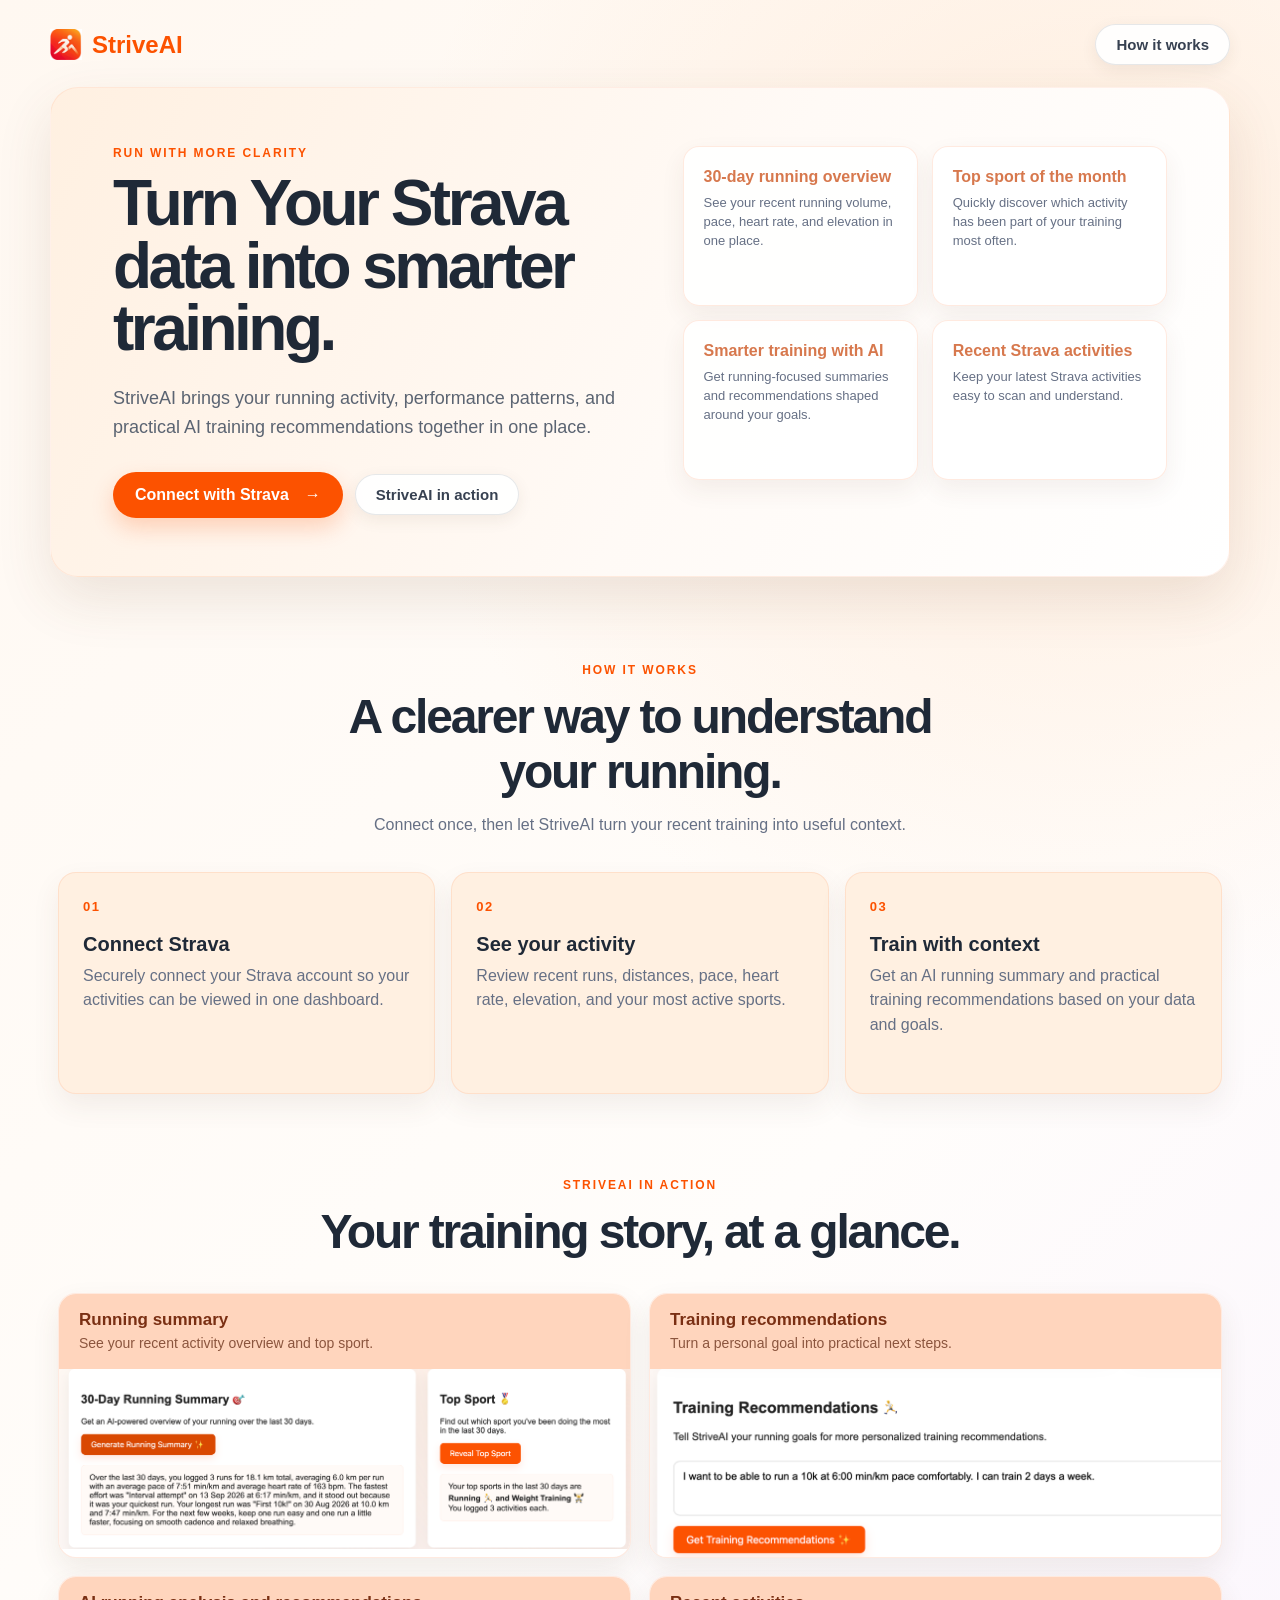
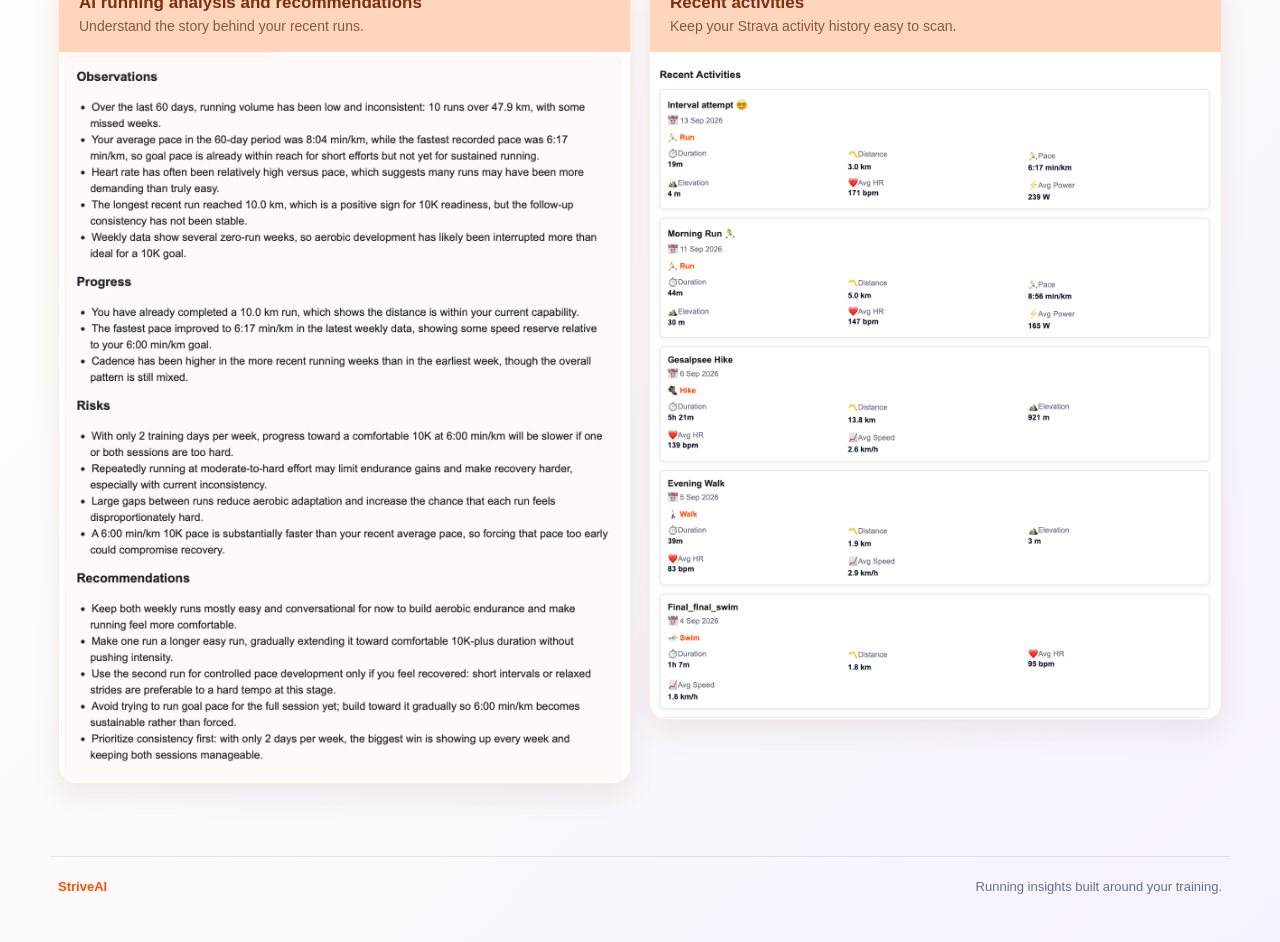
<file: frontend/index.html>
<!DOCTYPE html>
<html lang="en">

<head>
    <meta charset="UTF-8">
    <meta name="viewport" content="width=device-width, initial-scale=1.0">

    <title>StriveAI - Running insights for every run</title>

    <link rel="icon" type="image/png" href="striveAI.png?v=1">
    <link rel="apple-touch-icon" href="striveAI.png?v=1">
    <link rel="stylesheet" href="css/styles.css">
</head>

<body class="landing-page">
    <main class="landing-shell">
        <nav class="landing-nav" aria-label="Main navigation">
            <a class="landing-brand" href="/" aria-label="StriveAI home">
                <img src="striveAI.png" alt="" aria-hidden="true">
                <span>StriveAI</span>
            </a>

            <a class="how-it-works-link" href="#how-it-works">
                How it works
            </a>
        </nav>

        <section class="landing-hero" aria-labelledby="landing-title">
            <div class="hero-copy">
                <p class="hero-eyebrow">RUN WITH MORE CLARITY</p>
                <h1 id="landing-title">
                    Turn Your Strava<br>
                    data into smarter<br>
                    training.
                </h1>
                <p class="hero-description">
                    StriveAI brings your running activity, performance patterns,
                    and practical AI training recommendations together in one place.
                </p>

                <div class="hero-actions">
                    <button id="login-button" type="button">
                        Connect with Strava <span aria-hidden="true">→</span>
                    </button>
                    <a class="hero-secondary-action" href="#gallery">
                        StriveAI in action
                    </a>
                </div>
            </div>

            <div class="landing-features" aria-label="StriveAI features">
                <article class="landing-feature-card">
                    <h2>30-day running overview</h2>
                    <p>See your recent running volume, pace, heart rate, and elevation in one place.</p>
                </article>

                <article class="landing-feature-card">
                    <h2>Top sport of the month</h2>
                    <p>Quickly discover which activity has been part of your training most often.</p>
                </article>

                <article class="landing-feature-card">
                    <h2>Smarter training with AI</h2>
                    <p>Get running-focused summaries and recommendations shaped around your goals.</p>
                </article>

                <article class="landing-feature-card">
                    <h2>Recent Strava activities</h2>
                    <p>Keep your latest Strava activities easy to scan and understand.</p>
                </article>
            </div>
        </section>

        <section id="how-it-works" class="how-it-works-section" aria-labelledby="how-it-works-title">
            <div class="section-heading">
                <p class="section-kicker">HOW IT WORKS</p>
                <h2 id="how-it-works-title">A clearer way to understand your running.</h2>
                <p>
                    Connect once, then let StriveAI turn your recent training into useful context.
                </p>
            </div>

            <div class="how-it-works-grid">
                <article class="how-it-works-step">
                    <span class="step-number">01</span>
                    <h3>Connect Strava</h3>
                    <p>Securely connect your Strava account so your activities can be viewed in one dashboard.</p>
                </article>

                <article class="how-it-works-step">
                    <span class="step-number">02</span>
                    <h3>See your activity</h3>
                    <p>Review recent runs, distances, pace, heart rate, elevation, and your most active sports.</p>
                </article>

                <article class="how-it-works-step">
                    <span class="step-number">03</span>
                    <h3>Train with context</h3>
                    <p>Get an AI running summary and practical training recommendations based on your data and goals.</p>
                </article>
            </div>
        </section>

        <section id="gallery" class="gallery-section" aria-labelledby="gallery-title">
            <div class="section-heading gallery-heading">
                <p class="section-kicker">STRIVEAI IN ACTION</p>
                <h2 id="gallery-title">Your training story, at a glance.</h2>
            </div>

            <div class="gallery-grid">
                <figure class="gallery-card">
                    <figcaption>
                        <strong>Running summary</strong>
                        <span>See your recent activity overview and top sport.</span>
                    </figcaption>
                    <img src="images/summary_top_sport.png" alt="StriveAI running summary and top sport view">
                </figure>

                <figure class="gallery-card">
                    <figcaption>
                        <strong>Training recommendations</strong>
                        <span>Turn a personal goal into practical next steps.</span>
                    </figcaption>
                    <img src="images/coach.png" alt="StriveAI training recommendations view">
                </figure>

                <figure class="gallery-card">
                    <figcaption>
                        <strong>AI running analysis and recommendations</strong>
                        <span>Understand the story behind your recent runs.</span>
                    </figcaption>
                    <img src="images/ai_analysis.png" alt="StriveAI AI running analysis view">
                </figure>

                <figure class="gallery-card">
                    <figcaption>
                        <strong>Recent activities</strong>
                        <span>Keep your Strava activity history easy to scan.</span>
                    </figcaption>
                    <img src="images/recent_activities.png" alt="StriveAI recent activities list">
                </figure>
            </div>
        </section>

        <footer class="landing-footer">
            <span>StriveAI</span>
            <span>Running insights built around your training.</span>
        </footer>
    </main>

    <script src="js/login.js"></script>
</body>

</html>
</file>
<file: frontend/css/styles.css>
/* ===========================
   GLOBAL STYLES
=========================== */

body {

    margin: 0;

    font-family: Arial, Helvetica, sans-serif;

    background: #f5f7fa;

    color: #222;

}


/* ===========================
   MAIN CONTAINER
=========================== */

.container {

    width: 80%;

    max-width: 1400px;

    margin: 40px auto;

    padding: 20px;

    box-sizing: border-box;


}




/* ===========================
   PAGE HEADER
=========================== */

header {

    text-align: center;

    margin-bottom: 40px;

}

header h1 {

    font-size: 42px;

    margin-bottom: 10px;

}

header p {

    color: #666;

}



/* ===========================
   CARDS
=========================== */

.card {

    background: white;

    padding: 24px;

    margin-bottom: 24px;

    border-radius: 12px;

    box-shadow: 0 4px 12px rgba(0,0,0,0.08);

}

.top-sport-card{

    background: white;

    padding: 24px;

    margin-bottom: 24px;

    border-radius: 12px;

    box-shadow: 0 4px 12px rgba(0,0,0,0.08);


}

.ai-coach-card{

    background: white;

    padding: 24px;

    margin-bottom: 24px;

    border-radius: 12px;

    box-shadow: 0 4px 12px rgba(0,0,0,0.08);

}

.ai-summary-top-sport{

    display :flex;
    gap : 24px;
}

.ai-coach-card {

    flex: 6.5;

}

.top-sport-card {

    flex: 3.5;

}


/* ===========================
   BUTTONS
=========================== */

button {

    background: #fc5200;

    color: white;

    border: none;

    padding: 12px 20px;

    border-radius: 8px;

    font-size: 16px;

    cursor: pointer;

}

button:hover {

    background: #d94800;

}


/* ===========================
   SUMMARY BOX
=========================== */

#summary-box {

    margin-top: 20px;

    padding: 16px;

    background: #f8f8f8;

    border-radius: 8px;

}

.loading-state {
    display: inline-flex;
    align-items: center;
    gap: 10px;
}

.loading-spinner {
    display: inline-block;
    width: 16px;
    height: 16px;
    border: 3px solid rgba(252, 82, 0, 0.22);
    border-top-color: #fc5200;
    border-radius: 50%;
    animation: spin 0.8s linear infinite;
}

@keyframes spin {
    to {
        transform: rotate(360deg);
    }
}
/* ===========================
   TOP SPORT SECTION
=========================== */

#top-sport-section{

    margin-top: 20px;

    padding: 16px;

    background: #f8f8f8;

    border-radius: 8px;
}
/* ===========================
   PERSONALIZED COACHING SECTION
=========================== */

textarea {
    width: 100%;
    box-sizing: border-box;
    padding: 14px;
    margin: 12px 0;
    border: 1px solid #d5d5d5;
    border-radius: 10px;
    font: inherit;
    resize: vertical;
}

textarea::placeholder {
    color: #888;
}

#coaching-box {
    display: block !important;

    width: 820px !important;
    max-width: 100% !important;

    height: auto !important;
    min-height: 0 !important;

    margin-top: 16px;
    margin-left: 0 !important;
    margin-right: 0 !important;

    padding: 16px !important;

    box-sizing: border-box;
    background: #f6f6f6;
    border-radius: 8px;

    text-align: left !important;
    line-height: 1.5;
    white-space: normal;
}

#coaching-box h3 {
    margin-top: 0;
    text-align: left;
}

#coaching-box ul {
    padding-left: 20px;
    text-align: left;
}

/* ===========================
   DASHBOARD PROFILE CONTROL
=========================== */

.dashboard-header {
    position: relative;
    display: grid;
    grid-template-columns: 1fr auto 1fr;
    align-items: center;
    gap: 24px;
}

.dashboard-brand {
    grid-column: 2;
    text-align: center;
}

.dashboard-brand h1,
.dashboard-brand p {
    margin-left: 0;
    margin-right: 0;
}

.profile-control {
    position: relative;
    grid-column: 3;
    justify-self: end;
    flex-shrink: 0;
}

/*#profile-button {
    background: #fc5200;
    color: #ffffff;
    border: 1px solid #ddd;
    border-radius: 8px;
    padding: 10px 16px;
    cursor: pointer;
    font-size: 16px;
}

#profile-button:hover {
    background: #f4f4f4;
}*/

.profile-menu {
    position: absolute;
    right: 0;
    top: calc(100% + 8px);
    min-width: 130px;
    background: white;
    border: 1px solid #ddd;
    border-radius: 8px;
    padding: 8px;
    box-shadow: 0 4px 12px rgba(0, 0, 0, 0.12);
    z-index: 10;
}

#logout-button {
    width: 100%;
    background: transparent;
    color: #222;
    text-align: left;
    padding: 10px;
    border-radius: 6px;
    cursor: pointer;
}

#logout-button:hover {
    background: #f2f2f2;
}


/* ===========================
   RECENT ACTIVITIES
=========================== */

#activities-list {
    display: flex;
    flex-direction: column;
    gap: 20px;
}


.activity-card {
    background: white;

    padding: 17px;

    border-radius: 10px;

    border: 1px solid #e5e7eb;

    box-shadow: 0 3px 9px rgba(0, 0, 0, 0.06);
}


.activity-card h3 {
    margin: 0 0 6px 0;
    font-size: 21px;
}


.activity-date {
    margin: 0 0 10px 0;
    color: #6b7280;
    font-size: 14px;
}

.activity-type {

    display: inline-block;

    margin-bottom: 14px;

    font-weight: bold;

    color: #fc5200;
}


.activity-metrics {

    display: grid;

    grid-template-columns:
        repeat(3, 1fr);

    gap: 16px;
}


.activity-metric {

    display: flex;

    flex-direction: column;

    gap: 4px;
}


.activity-metric strong {

    font-size: 16px;

    color: #111827;
}


.activity-metric span {

    font-size: 10px;

    color: #6b7280;
}


#activities-footer {

    margin-top: 20px;

    padding: 16px;

    text-align: center;

    color: #6b7280;

    background: #f8fafc;

    border-radius: 8px;

    font-size: 15px;
}


/* ===========================
   MOBILE
=========================== */

@media (max-width: 700px) {

    .dashboard-header {
        grid-template-columns: 1fr auto;
        align-items: center;
    }

    .dashboard-brand {
        grid-column: 1;
        text-align: left;
    }

    .profile-control {
        grid-column: 2;
    }

    .activity-metrics {

        grid-template-columns:
            repeat(2, 1fr);
    }

}

/* ===========================
   LANDING PAGE
=========================== */

html {
    scroll-behavior: smooth;
}

.landing-page {
    min-height: 100vh;
    background:
        radial-gradient(circle at 85% 12%, rgba(255, 210, 172, 0.35), transparent 28%),
        linear-gradient(135deg, #fff8f1 0%, #fffdfb 52%, #f8f1ff 100%);
}

.landing-shell {
    width: min(1180px, calc(100% - 48px));
    margin: 0 auto;
    padding: 24px 0 48px;
}

.landing-page .landing-nav {
    display: flex;
    align-items: center;
    justify-content: space-between;
    gap: 24px;
    margin: 0 0 22px;
    text-align: left;
}

.landing-brand {
    display: inline-flex;
    align-items: center;
    gap: 10px;
    color: #fc5200;
    font-size: 24px;
    font-weight: 800;
    text-decoration: none;
}

.landing-brand img {
    width: 32px;
    height: 32px;
    object-fit: contain;
}

.how-it-works-link,
.hero-secondary-action {
    color: #374151;
    background: rgba(255, 255, 255, 0.9);
    border: 1px solid rgba(55, 65, 81, 0.12);
    border-radius: 999px;
    padding: 11px 20px;
    font-size: 15px;
    font-weight: 700;
    text-decoration: none;
    box-shadow: 0 5px 16px rgba(91, 62, 42, 0.08);
    transition: transform 160ms ease, box-shadow 160ms ease;
}

.how-it-works-link:hover,
.hero-secondary-action:hover {
    color: #fc5200;
    transform: translateY(-1px);
    box-shadow: 0 8px 20px rgba(91, 62, 42, 0.12);
}

.landing-hero {
    display: grid;
    grid-template-columns: minmax(0, 1.05fr) minmax(420px, 0.95fr);
    align-items: center;
    gap: 34px;
    padding: 58px 62px;
    border-radius: 28px;
    background:
        linear-gradient(115deg, #fff0e1 0%, #fffaf6 55%, #ffffff 100%);
    border: 1px solid rgba(252, 82, 0, 0.08);
    box-shadow: 0 22px 55px rgba(110, 65, 36, 0.12);
}

.hero-copy {
    max-width: 760px;
}

.hero-eyebrow,
.section-kicker {
    margin: 0 0 12px;
    color: #fc5200;
    font-size: 12px;
    font-weight: 800;
    letter-spacing: 0.16em;
}

.hero-copy h1 {
    margin: 0;
    max-width: 650px;
    color: #1f2937;
    font-size: clamp(42px, 5vw, 72px);
    line-height: 0.98;
    letter-spacing: -0.055em;
}

.hero-description {
    max-width: 570px;
    margin: 24px 0 0;
    color: #5b6472;
    font-size: 18px;
    line-height: 1.6;
}

.hero-actions {
    display: flex;
    align-items: center;
    gap: 12px;
    margin-top: 30px;
}

.landing-page #login-button {
    display: inline-flex;
    align-items: center;
    gap: 16px;
    background: #fc5200;
    padding: 14px 22px;
    border-radius: 999px;
    font-size: 16px;
    font-weight: 700;
    box-shadow: 0 10px 22px rgba(252, 82, 0, 0.22);
}

.landing-page #login-button:hover {
    background: #dc4500;
}

.how-it-works-section,
.gallery-section {
    scroll-margin-top: 24px;
    padding: 86px 8px 12px;
}

.landing-features {
    display: grid;
    grid-template-columns: repeat(2, minmax(0, 1fr));
    gap: 14px;
    margin: 0;
    align-self: start;
    align-content: start;
}

.landing-feature-card {
    height: 160px;
    padding: 20px;
    align-self: start;
    box-sizing: border-box;
    border: 1px solid rgba(252, 82, 0, 0.12);
    border-radius: 16px;
    background: rgba(255, 255, 255, 0.88);
    box-shadow: 0 10px 24px rgba(87, 62, 47, 0.07);
}

.landing-feature-card h2 {
    margin: 0 0 8px;
    color: #d7784d;
    font-size: 16px;
    line-height: 1.2;
}

.landing-feature-card p {
    margin: 0;
    color: #667085;
    font-size: 13px;
    line-height: 1.45;
}

.section-heading {
    max-width: 680px;
    margin: 0 auto 34px;
    text-align: center;
}

.section-heading h2 {
    margin: 0;
    color: #1f2937;
    font-size: clamp(30px, 4vw, 48px);
    letter-spacing: -0.045em;
}

.section-heading > p:last-child {
    margin: 14px auto 0;
    color: #667085;
    font-size: 16px;
    line-height: 1.55;
}

.how-it-works-grid {
    display: grid;
    grid-template-columns: repeat(3, 1fr);
    gap: 16px;
}

.how-it-works-step {
    min-height: 172px;
    padding: 24px;
    border: 1px solid rgba(252, 82, 0, 0.1);
    border-radius: 18px;
    background: #fff0e1;
    box-shadow: 0 12px 28px rgba(87, 62, 47, 0.08);
}

.step-number {
    color: #fc5200;
    font-size: 13px;
    font-weight: 800;
    letter-spacing: 0.12em;
}

.how-it-works-step h3 {
    margin: 18px 0 8px;
    color: #1f2937;
    font-size: 20px;
}

.how-it-works-step p {
    margin: 0;
    color: #667085;
    line-height: 1.55;
}

.gallery-section {
    padding-top: 72px;
}

.gallery-grid {
    display: grid;
    grid-template-columns: repeat(2, minmax(0, 1fr));
    gap: 18px;
    align-items: start;
}

.gallery-card {
    overflow: hidden;
    margin: 0;
    border: 1px solid rgba(252, 82, 0, 0.12);
    border-radius: 18px;
    background: #ffffff;
    box-shadow: 0 12px 28px rgba(87, 62, 47, 0.09);
}

/* Keep the two top gallery cards aligned while preserving natural image sizes. */
.gallery-card:nth-child(-n + 2) {
    align-self: stretch;
}

.gallery-card img {
    display: block;
    width: 100%;
    height: auto;
    object-fit: contain;
    object-position: center;
    background: #fff8f2;
}

.gallery-card figcaption {
    display: flex;
    flex-direction: column;
    gap: 5px;
    padding: 16px 20px 18px;
    background: #ffd5bd;
}

.gallery-card figcaption strong {
    color: #7a2f13;
    font-size: 17px;
}

.gallery-card figcaption span {
    color: #8b553e;
    font-size: 14px;
}

.landing-footer {
    display: flex;
    justify-content: space-between;
    gap: 16px;
    margin-top: 60px;
    padding: 22px 8px 0;
    border-top: 1px solid rgba(100, 72, 50, 0.12);
    color: #667085;
    font-size: 13px;
}

.landing-footer span:first-child {
    color: #fc5200;
    font-weight: 800;
}

/* ===========================
   DASHBOARD VISUAL POLISH
=========================== */

.dashboard-page {
    min-height: 100vh;
    background:
        radial-gradient(circle at 92% 5%, rgba(255, 211, 177, 0.42), transparent 24%),
        linear-gradient(135deg, #fff8f1 0%, #f9f6ff 52%, #eef7ff 100%);
}

.dashboard-page .card,
.dashboard-page .top-sport-card,
.dashboard-page .ai-coach-card {
    border: 1px solid rgba(255, 255, 255, 0.85);
    box-shadow: 0 12px 30px rgba(62, 52, 46, 0.08);
}

.dashboard-page button {
    box-shadow: 0 7px 16px rgba(252, 82, 0, 0.14);
}

.dashboard-page #summary-box,
.dashboard-page #top-sport-section,
.dashboard-page #coaching-box,
.dashboard-page #activities-footer {
    background: #fffaf7;
    border: 1px solid rgba(252, 82, 0, 0.06);
}
</file>
